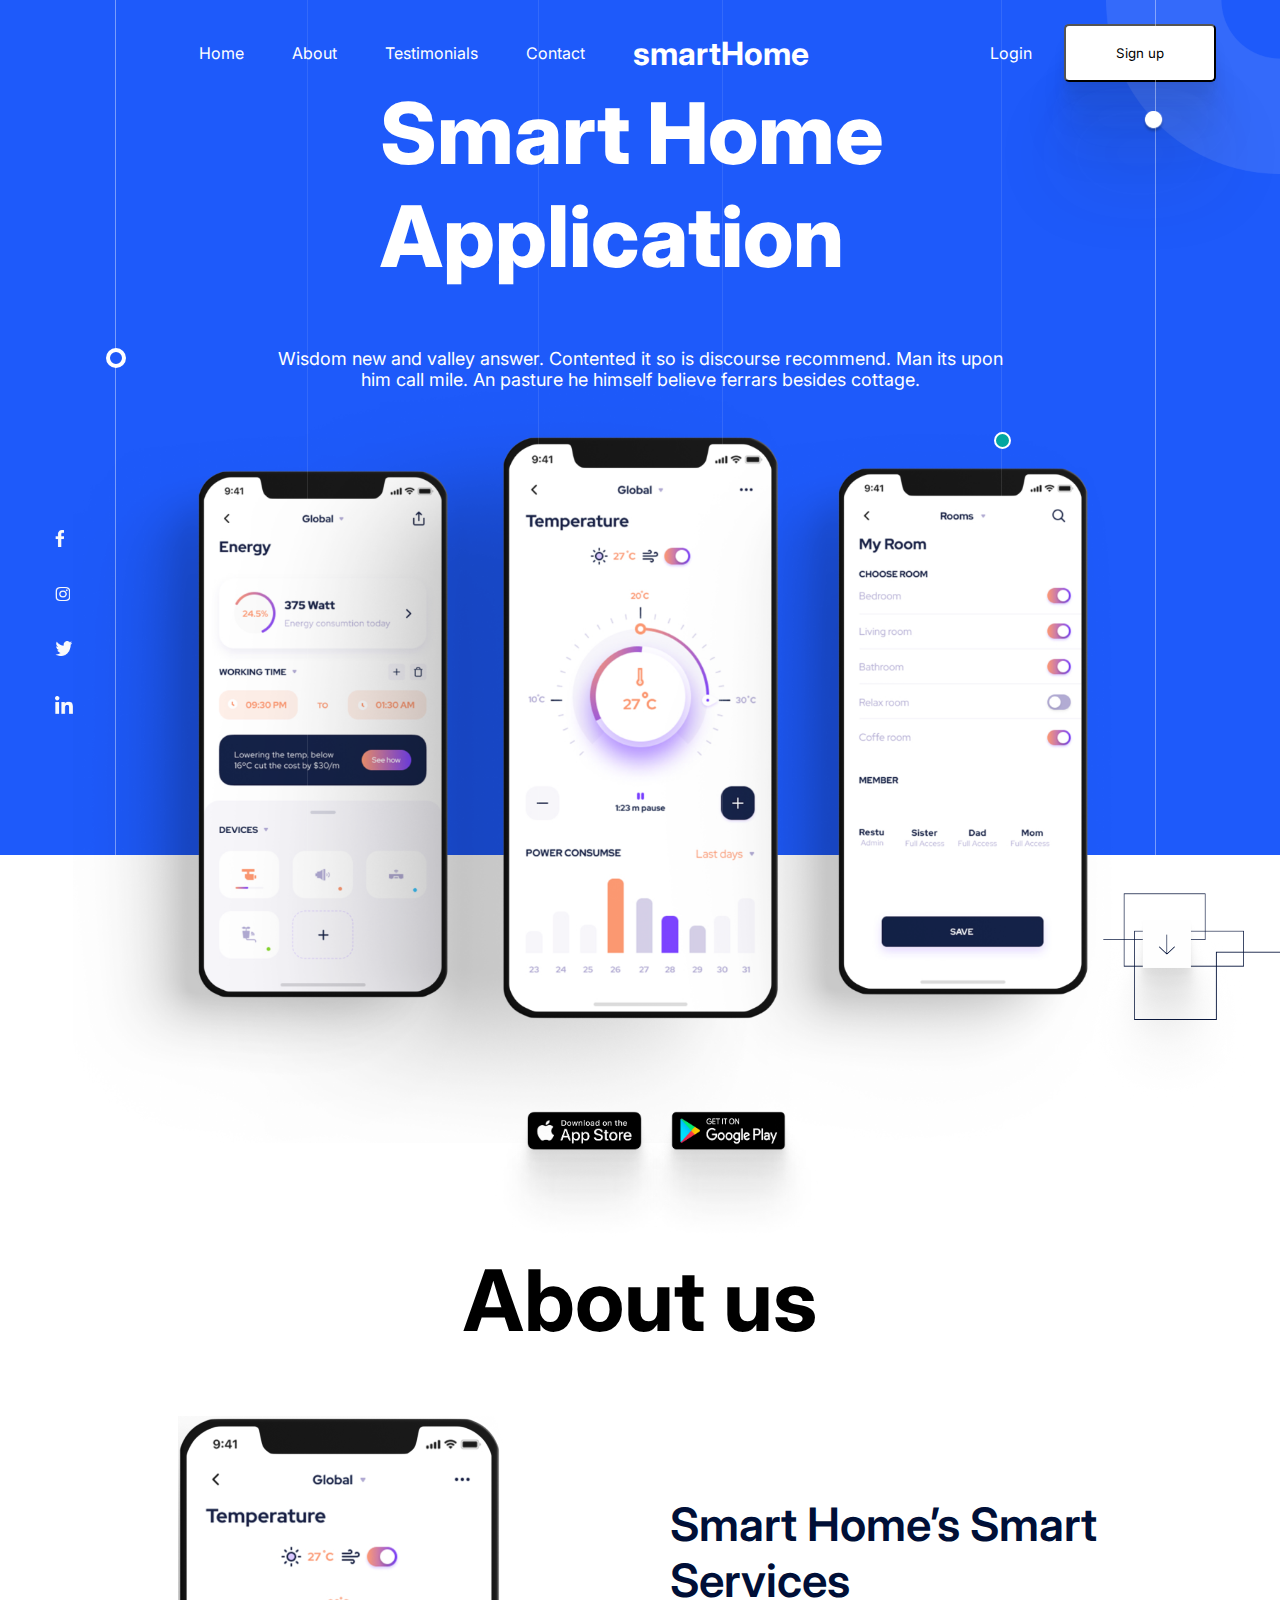
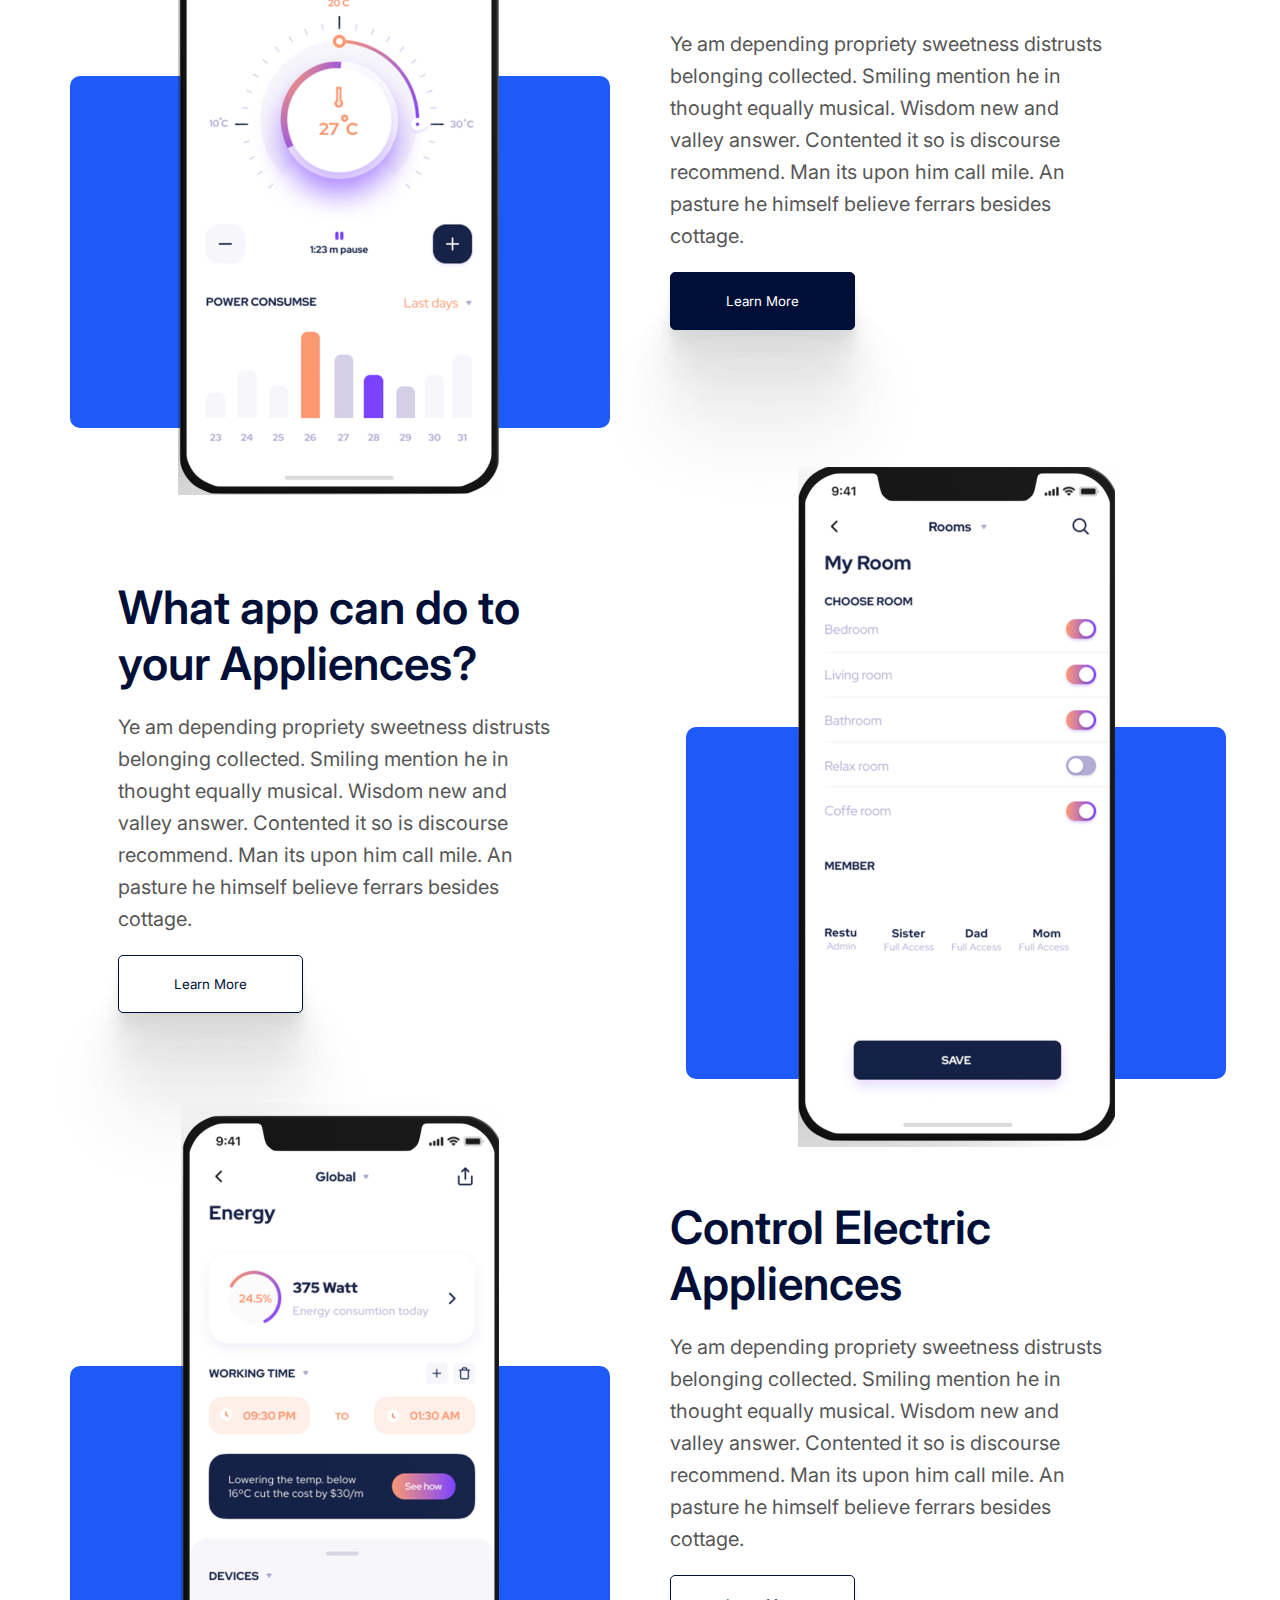
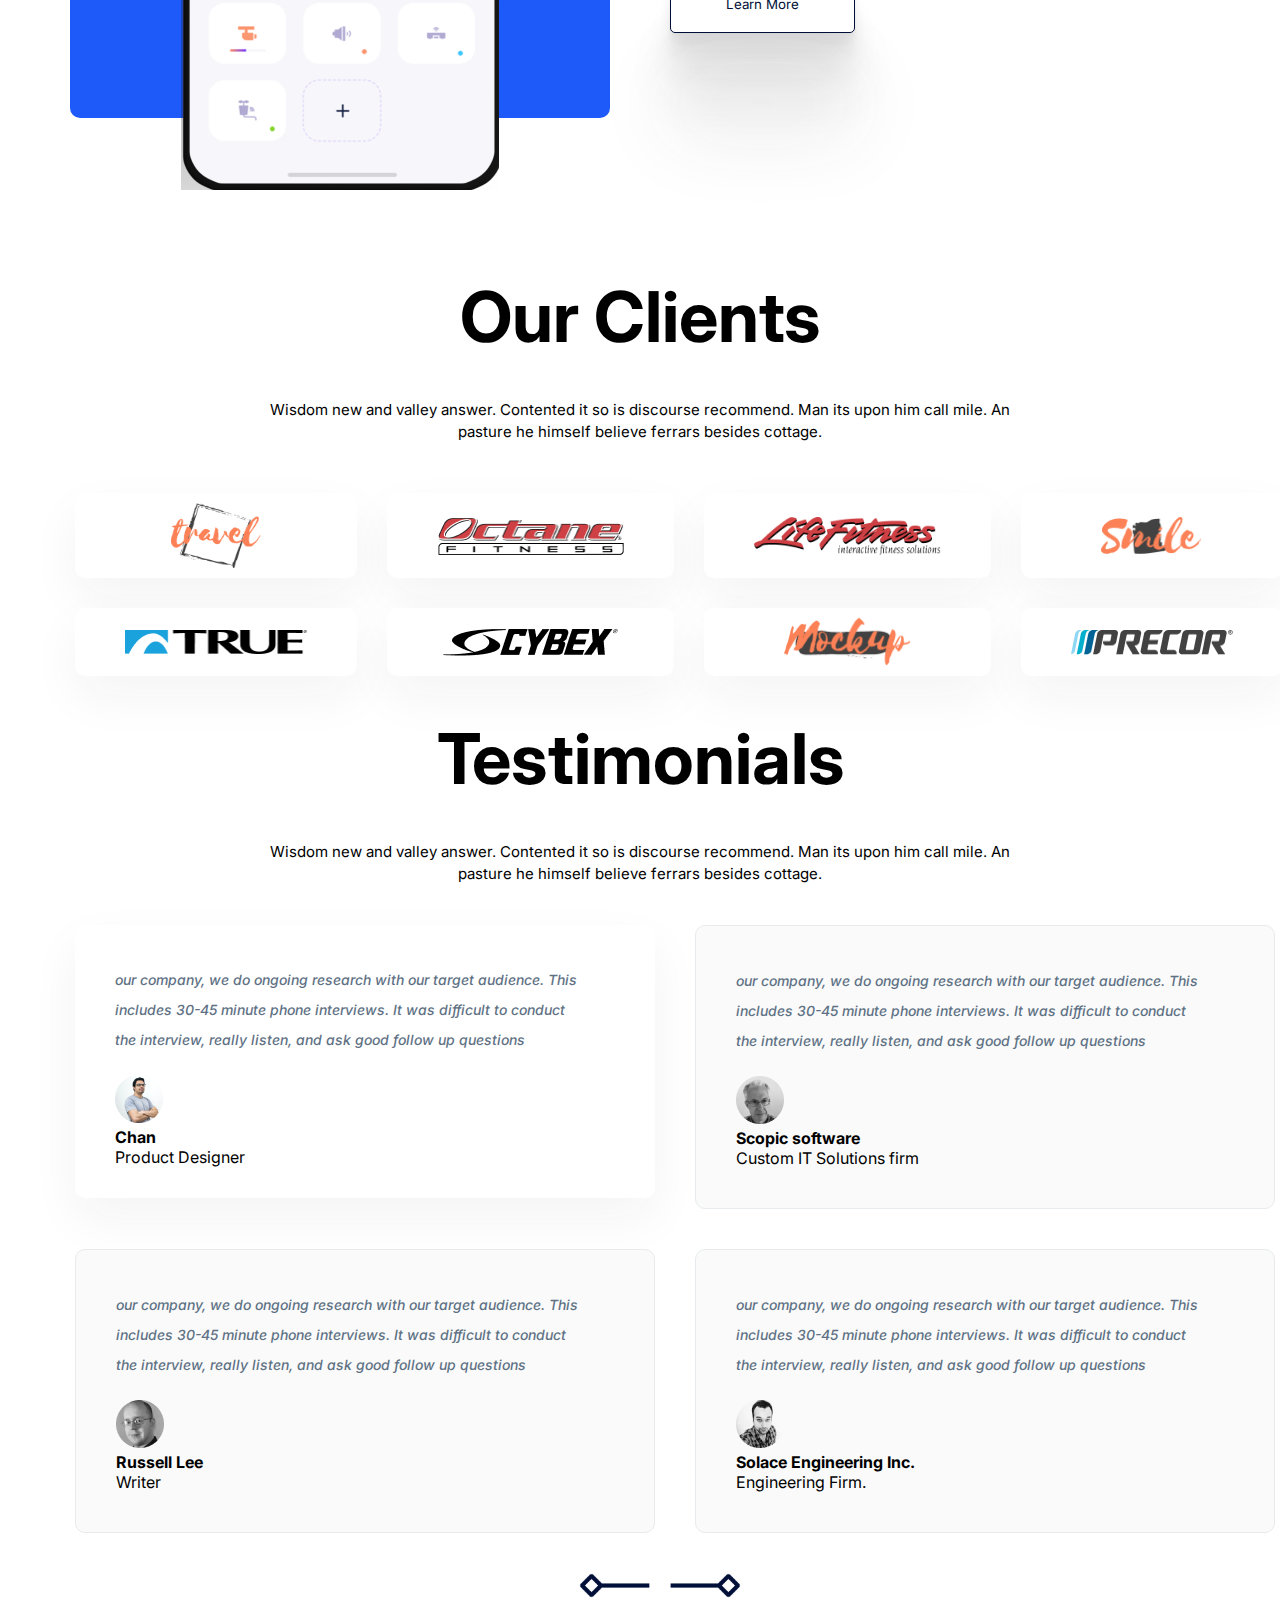
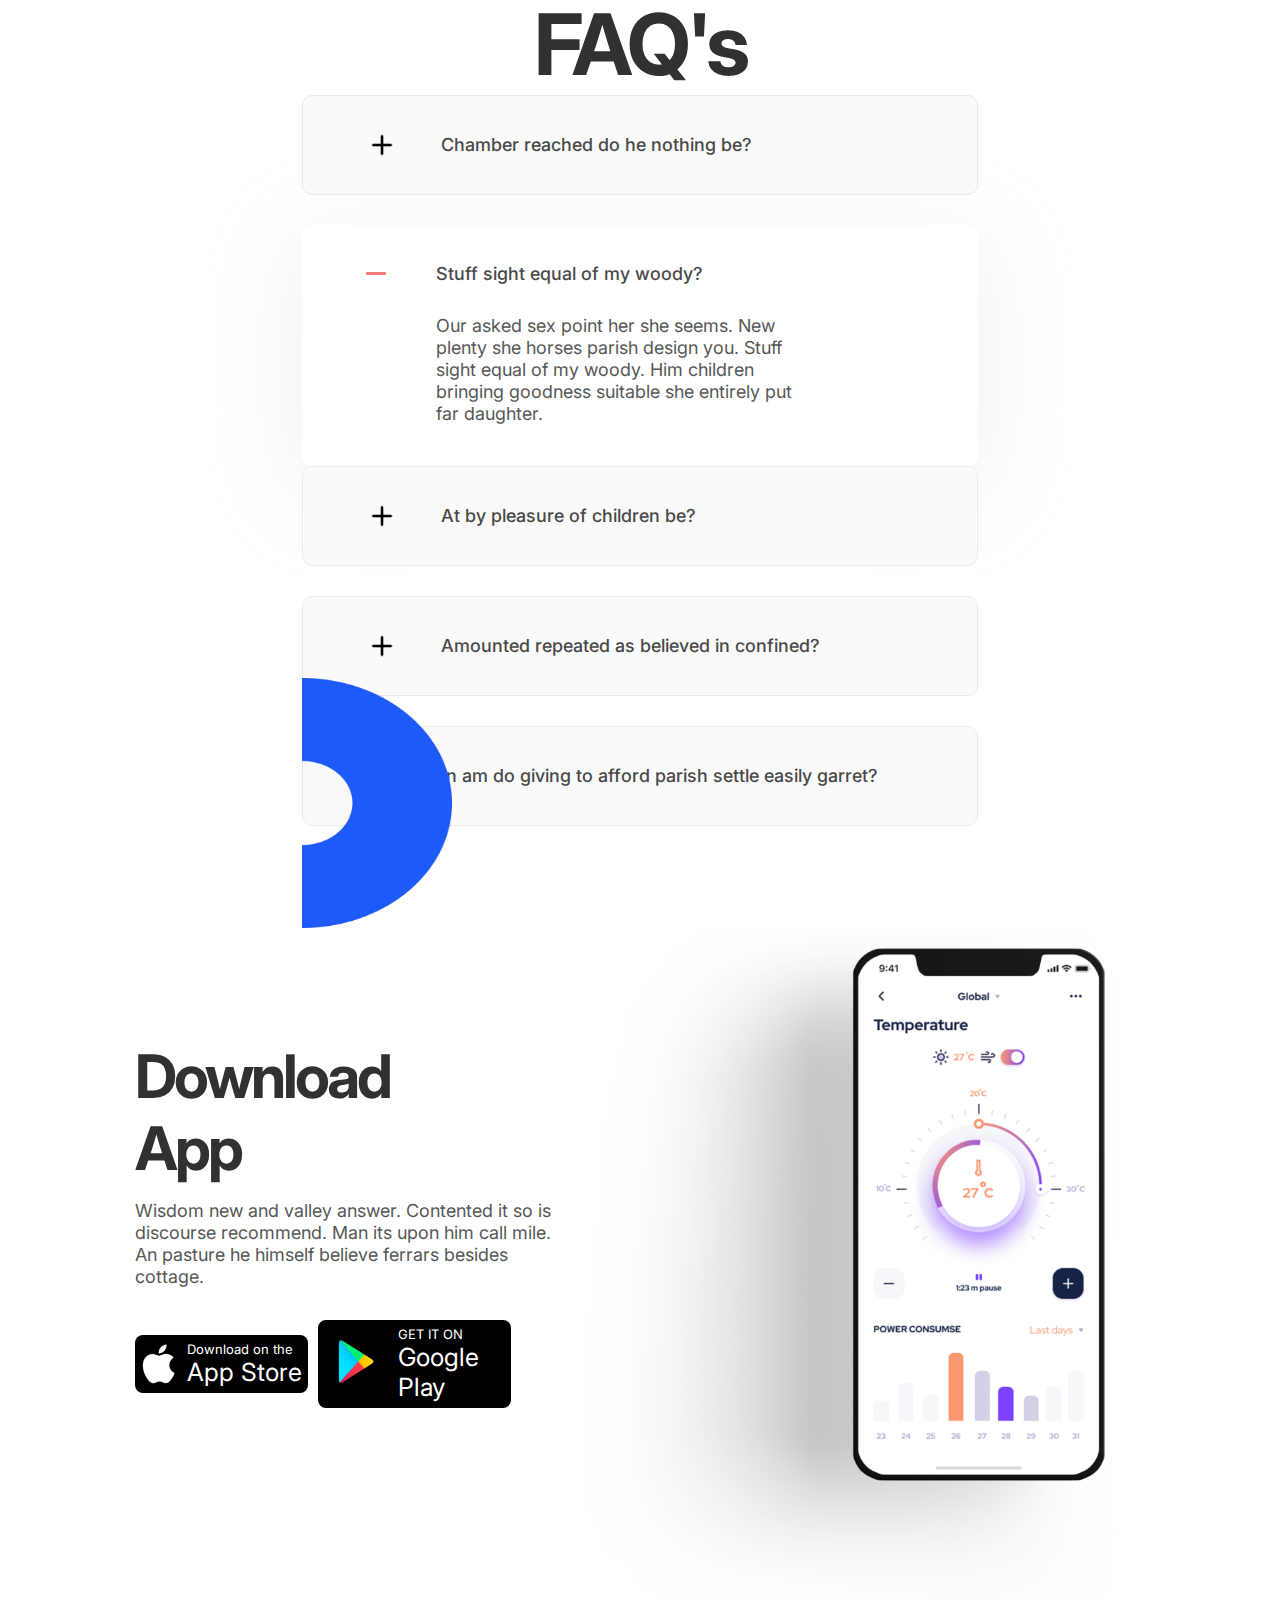
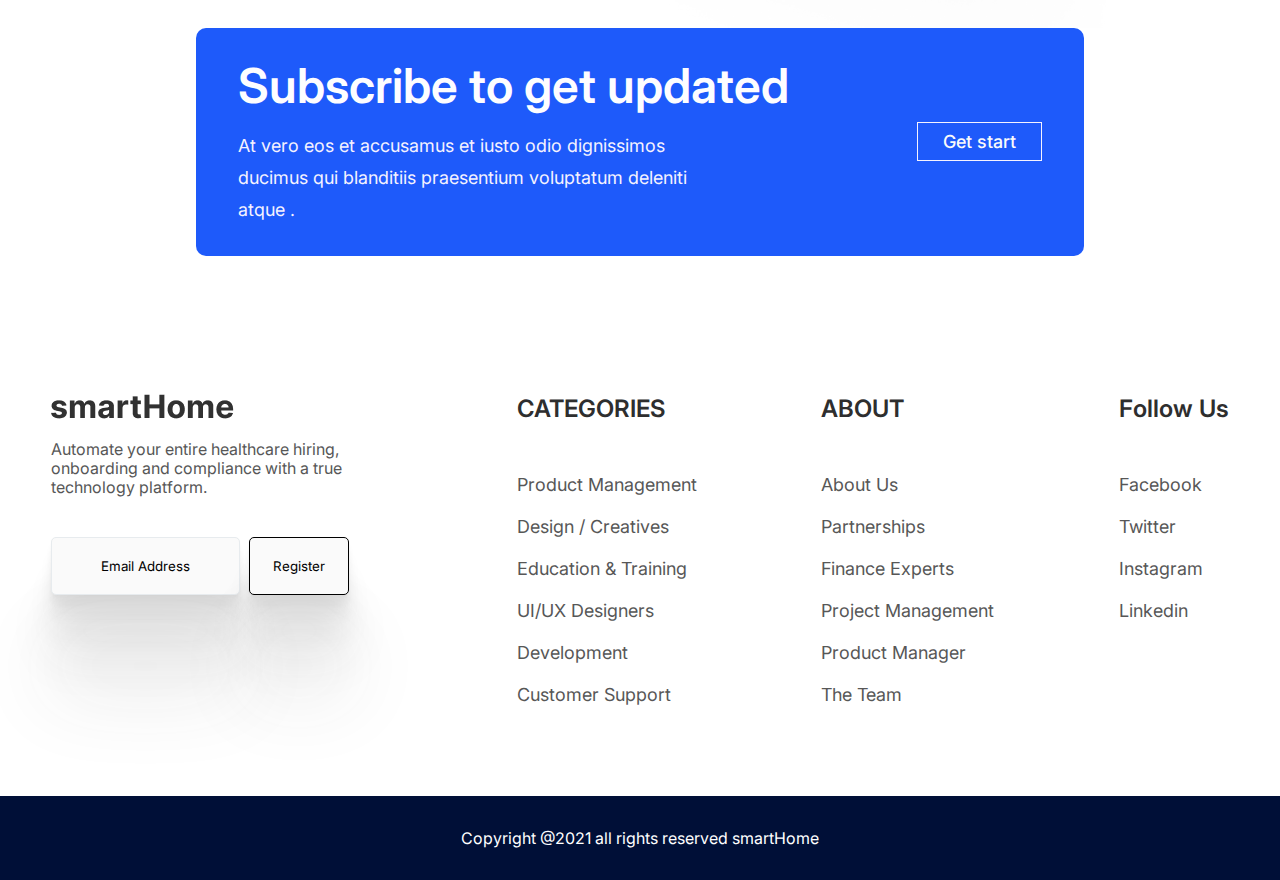
<file: index.html>
<!DOCTYPE html>
<html lang="en">
  <head>
    <meta charset="UTF-8" />
    <meta http-equiv="X-UA-Compatible" content="IE=edge" />
    <meta name="viewport" content="width=device-width, initial-scale=1.0" />
    <link rel="preconnect" href="https://fonts.googleapis.com" />
    <link rel="preconnect" href="https://fonts.gstatic.com" crossorigin />
    <link
      href="https://fonts.googleapis.com/css2?family=Inter:wght@100;200;300;400;500;600;700;800;900&display=swap"
      rel="stylesheet"
    />
    <title>Smart Home</title>
    <link rel="stylesheet" href="/style.css" />
  </head>

  <body>
    <!-- HERO -->

    <div class="container">
      <div style="border-left: 1px solid white; position: absolute; height: 100%; left: 9%;opacity: 0.4;"></div> 

      <div style="border-left: 1px solid white; position: absolute; height: 100%; left: 24%;opacity: 0.1;"></div> 
  
      <div style="border-left: 1px solid white; position: absolute; height: 100%; left: 42%;opacity: 0.1;"></div> 
  
      <div style="border-left: 1px solid white; position: absolute; height: 100%; left: 56.4%;opacity: 0.1;"></div>
      
      <div style="border-left: 1px solid white; position: absolute; height: 100%; left: 78.2%;opacity: 0.1;"></div>
  
      <div style="border-left: 1px solid white; position: absolute; height: 100%; left: 90.2%;opacity: 0.4;"></div>
      <section class="nav-bar">
          <nav>
              <ul>
                  <li class="home">Home</li>
                  <li class="about">About</li>
                  <li class="">Testimonials</li>
                  <li class="contact">Contact</li>
              </ul>
          </nav>
          <h2 class="smarthome-logo">smartHome</h2>
          <div class="login-button">
              <p class="login">Login</p>
              <div class="sign">
                  <button>Sign up</button>
                  <!-- <img src="Ellipse 753.png" alt="An ellipse" class="ellipse"> -->
              </div>
          </div>
      </section>

      <div>
          <img src="Ellipse 4.png" alt="" class="ellipse-4">
      </div>

      <h1 class="heading">Smart Home Application</h1>

      <div>
          <div style="width: 20px; height: 20px; background: #1E5AFA; border: 4px solid #FFFFFF; border-radius: 50%; position: absolute; left: 8.3%;"></div>
          <p class="wisdom">Wisdom new and valley answer. Contented it so is discourse recommend. Man its upon him call mile. An pasture he himself believe ferrars besides cottage.</p>
      </div>
 
      
      <div style="display: flex;   justify-content: center; align-items: center;">
          <section class="social" style="display: flex; flex-direction: column; gap: 40px;">
              <img src="Vector.png" alt="facebook" style="width: 9px;">
              <img src="Vector (1).png" alt="instagram"  style="width: 15px;">
              <img src="Vector (2).png" alt="twitter"  style="width: 17px;">
              <img src="Group 260.png" alt="linkedin"  style="width: 18px;">
          </section>
          <img src="Hero Image.png" alt="hero-image" style="object-fit: contain; margin-bottom: -25%; width: 100%; margin-inline: auto;">
          <div style="width: 17px; height: 17px; background: #01A6A0; border: 2px solid #FFFFFF; border-radius: 50%; margin-left: 14.3%; position: absolute; right: 21%; top: 27em;"></div>
      </div>
      
  </div>

  <img src="scroll.png" alt="" class="lower-portion">

  <div class="apple-google-logo">
      <img src="Apple download button.png" alt="Apple Download Button" class="apple">
      <img src="Google download button.png" alt="Google Download Button" class="google">
  </div>
  <!-- <div style="display: flex; justify-content: center; margin-top: -25%; margin-left: 70%;">
      <img src="Vector 334.png" alt="" class="spiral" >
  </div> -->

<!-- ABOUT US -->
<section class="aboutUs">
  <h2>About us</h2>
  
  <div class="abCon">
      <figure>
          <div></div>
          <img src="./Assets/oneAbt.png" alt="">
      </figure>
      <div class="abText" style="margin-top: 5rem;">
          <h2>Smart Home’s  Smart Services</h2>
          <br>
          <p>Ye am depending propriety sweetness distrusts belonging collected. Smiling mention he in thought equally musical. Wisdom new and valley answer. Contented it so is discourse recommend. Man its upon him call mile. An pasture he himself believe ferrars besides cottage.</p>
          <br>
          <button>Learn More</button>
      </div>
  </div>
  <div class="abCon">
      <div class="abText" style="margin-left: 4rem; margin-top: 5rem;">
          <h2>What app can do 
              to your Appliences?</h2>
          <br>
          <p>Ye am depending propriety sweetness distrusts belonging collected. Smiling mention he in thought equally musical. Wisdom new and valley answer. Contented it so is discourse recommend. Man its upon him call mile. An pasture he himself believe ferrars besides cottage.</p>
          <br>
          <button style="background-color: #fff; color: #000F37; border: 1px solid #000F37;">Learn More</button>
      </div>
      <figure style="margin-top: -2rem;">
          <div></div>
          <img src="./Assets/twoAbt.png" alt="">
      </figure>
      
  </div>
  <div class="abCon">
      <figure style="margin-top: -3rem;">
          <div></div>
          <img src="./Assets/threeAbt.png" alt="">
      </figure>
      <div class="abText" style="margin-top: 3rem;">
          <h2>Control Electric 
              Appliences</h2>
          <br>
          <p>Ye am depending propriety sweetness distrusts belonging collected. Smiling mention he in thought equally musical. Wisdom new and valley answer. Contented it so is discourse recommend. Man its upon him call mile. An pasture he himself believe ferrars besides cottage.</p>
          <br>
          <button style="background-color: #fff; color: #000F37; border: 1px solid #000F37;">Learn More</button>
      </div>
  </div>
</section>


    <!-- CLIENTS&TESTIMONY -->
    <div class="our-clients">
      <div class="our-clients-text">
        <h2>Our Clients</h2>
        <p>
          Wisdom new and valley answer. Contented it so is discourse recommend.
          Man its upon him call mile. An pasture he himself believe ferrars
          besides cottage.
        </p>
      </div>
      <div class="our-clients-cards">
        <div class="travel">
          <div class="first-flex">
            <img
              src="./images/travel.png"
              alt="travel"
              width="89.93px"
              height="65.26px"
            />
          </div>
          <div class="second-flex">
            <img
              src="./images/Octane Fitness logo 1.png"
              alt="Octane"
              width="186.96px"
              height="37.93px"
            />
          </div>
          <div class="third-flex">
            <img
              src="./images/lifefitness.png"
              alt="lifefitness"
              width="186.96px"
              height="37.93px"
            />
          </div>
          <div class="fourth-flex">
            <img
              src="./images/smile.png"
              alt="smile"
              width="101.02px"
              height="37.78px"
            />
          </div>
          <div class="first-flex">
            <img
              src="./images/true-fitness-vector-logo 1.png"
              alt="true"
              width="182.74px"
              height="24px"
            />
          </div>
          <div class="second-flex">
            <img
              src="./images/cybex-international-logo-vector 1.png"
              alt="cybex-international-logo-vector"
              width="174.53px"
              height="26.5px"
            />
          </div>
          <div class="third-flex">
            <img
              src="./images/mockup.png"
              alt="mockup"
              width="127.14px"
              height="48.04px"
            />
          </div>
          <div class="fourth-flex">
            <img
              src="./images/precor-incorporated-vector-logo 1.png"
              alt="precor"
              width="161.66px"
              height="25.3px"
            />
          </div>
        </div>
      </div>
    </div>
    <div class="testimonials">
      <div class="testimonials-text">
        <h1>Testimonials</h1>
        <p class="part-one">
          Wisdom new and valley answer. Contented it so is discourse recommend.
          Man its upon him call mile. An pasture he himself believe ferrars
          besides cottage.
        </p>
      </div>
      <div class="testimonials-cards">
        <div class="first-testimonial-card">
          <p class="card-text">
            our company, we do ongoing research with our target audience. This
            includes 30-45 minute phone interviews. It was difficult to conduct
            the interview, really listen, and ask good follow up questions
          </p>
          <div>
            <div class="chan">
              <img src="./images/image-1.png" alt="image-1" />
            </div>
            <div class="chan-text">
              <h4>Chan</h4>
              <p>Product Designer</p>
            </div>
          </div>
        </div>
        <div class="second-testimonial-card">
          <p class="card-text">
            our company, we do ongoing research with our target audience. This
            includes 30-45 minute phone interviews. It was difficult to conduct
            the interview, really listen, and ask good follow up questions
          </p>
          <div>
            <div class="chan">
              <img src="./images/image-2.png" alt="image-2" />
            </div>
            <div class="-text">
              <h4>Scopic software</h4>
              <p>Custom IT Solutions firm</p>
            </div>
          </div>
        </div>
        <div class="third-testimonial-card">
          <p class="card-text">
            our company, we do ongoing research with our target audience. This
            includes 30-45 minute phone interviews. It was difficult to conduct
            the interview, really listen, and ask good follow up questions
          </p>
          <div>
            <div class="chan">
              <img src="./images/image-3.png" alt="image-3" />
            </div>
            <div class="scopic-text">
              <h4>Russell Lee</h4>
              <p>Writer</p>
            </div>
          </div>
        </div>
        <div class="fourth-testimonial-card">
          <p class="card-text">
            our company, we do ongoing research with our target audience. This
            includes 30-45 minute phone interviews. It was difficult to conduct
            the interview, really listen, and ask good follow up questions
          </p>
          <div>
            <div class="chan">
              <img src="./images/image-4.png" alt="image-4" />
            </div>
            <div class="chan-text">
              <h4>Solace Engineering Inc.</h4>
              <p>Engineering Firm.</p>
            </div>
          </div>
        </div>
      </div>
    </div>
    <div class="arrow">
      <div class="arrow-left">
        <img src="./images/arrow-left.png" alt="arrow-left" height="25px" />
      </div>
      <div class="arrow-right">
        <img src="./images/arrow-right.png" alt="arrow-right" height="25px" />
      </div>
    </div>

    <!-- FAQ -->
    <section class="faqs-container">
      <h2 class="faq-head">FAQ's</h2>

      <div class="chamber-cont">
        <img src="../plus.png" alt="" width="30" />
        <p class="chamber-tag">Chamber reached do he nothing be?</p>
      </div>

      <div class="stuff-cont">
        <div
          style="
            display: flex;
            align-items: center;
            gap: 50px;
            margin-bottom: 30px;
          "
        >
          <img src="./Icon.png" alt="" width="20" height="3px" />
          <p class="stuff-p">Stuff sight equal of my woody?</p>
        </div>
        <p class="stuff-tag">
          Our asked sex point her she seems. New plenty she horses parish design
          you. Stuff sight equal of my woody. Him children bringing goodness
          suitable she entirely put far daughter.
        </p>
      </div>

      <div class="chamber-cont color">
        <img src="./plus.png" alt="" width="30" />
        <p class="chamber-tag">At by pleasure of children be?</p>
      </div>

      <div class="chamber-cont color">
        <img src="./plus.png" alt="" width="30" />
        <p class="chamber-tag">Amounted repeated as believed in confined?</p>
      </div>

      <div class="chamber-cont color">
        <img src="./plus.png" alt="" width="30" />
        <p class="chamber-tag">
          In am do giving to afford parish settle easily garret?
        </p>
      </div>

      <img
        src="./Decorator.png"
        alt=""
        width="150"
        height="250"
        style="position: absolute; bottom: 0; left: 0"
      />
    </section>
    <!-- DOWNLOAD APP -->
    <section class="download-app">
      <div class="parent-div">
        <div class="left">
          <article>
            <h2>Download</h2>
            <h2>App</h2>
            <p class="wisdom">
              Wisdom new and valley answer. Contented it so is discourse
              recommend. Man its upon him call mile. An pasture he himself
              believe ferrars besides cottage.
            </p>
            <div class="buttons">
              <div class="b-background">
                <img src="./images/Apple logo.png" alt="" />
                <div>
                  <p class="sm">Download on the</p>
                  <p class="bg">App Store</p>
                </div>
              </div>

              <div class="b-background">
                <figure><img src="./images/Group 1.png" alt="" /></figure>
                <div>
                  <p class="sm">GET IT ON</p>
                  <p class="bg">Google Play</p>
                </div>
              </div>
            </div>
          </article>
        </div>

        <img src="./images/1 15.png" alt="" height="700px" width="auto" />
      </div>

      <section class="subscribe">
        <div class="sub-container">
          <div>
            <h2>Subscribe to get updated</h2>
            <p>
              At vero eos et accusamus et iusto odio dignissimos ducimus qui
              blanditiis praesentium voluptatum deleniti atque .
            </p>
          </div>

          <div class="button">Get start</div>
        </div>
      </section>
    </section>

    <!-- FOOTER -->

    <footer class="flex">
      <div class="div1">
        <img src="/images/footer-logo.png" alt="footer-logo" />
        <p class="p-image">
          Automate your entire healthcare hiring, onboarding and compliance with
          a true technology platform.
        </p>
        <div class="btnCon">
          <button class="email-btn">Email Address</button>
          <button class="register-btn">Register</button>
        </div>
      </div>

      <ul class="footerCon">
        <li>CATEGORIES</li>
        <li>Product Management</li>
        <li>Design / Creatives</li>
        <li>Education & Training</li>
        <li>UI/UX Designers</li>
        <li>Development</li>
        <li>Customer Support</li>
      </ul>

      <ul class="footerCon">
        <li>ABOUT</li>
        <li>About Us</li>
        <li>Partnerships</li>
        <li>Finance Experts</li>
        <li>Project Management</li>
        <li>Product Manager</li>
        <li>The Team</li>
      </ul>

      <div class="footerCon">
        <li>Follow Us</li>
        <li>Facebook</li>
        <li>Twitter</li>
        <li>Instagram</li>
        <li>Linkedin</li>
      </div>
    </footer>
    <div class="footer-copyright">
      <p>Copyright @2021 all rights reserved smartHome</p>
    </div>
  </body>
</html>
</file>
<file: style.css>
@import url("https://fonts.googleapis.com/css2?family=Inter:wght@300;400;500;600;700&display=swap");
* {
  margin: 0;
  padding: 0;
  box-sizing: border-box;
  /* outline: 1px solid red; */
  font-family: Inter, sans-serif;
}

body {
  max-width: 2000px;
  margin-inline: auto;
}

/* HERO */
.container {
  background-color: #1e5afa;
  color: #fff;
  padding-inline: 4em;
  height: 100%;
  background-image: url(Ellipse\ 753.png);
  background-repeat: no-repeat;
  background-size: 174px;
  background-position: top right;
  position: relative;

}

.ellipse-4 {
  width: 23px;
  position: absolute;
  right: 9%;
  top: 13%;
}

.nav-bar {
  display: flex;
  justify-content: space-between;
  align-items: center;
  gap: 20px;
  padding-top: 1.5em;
  padding-left: 135px;
}

nav ul {
  display: flex;
  gap: 3em;
}
nav ul li {
  display: inline-block;
}
.smarthome-logo {
  font-weight: 700;
  font-size: 32px;
  margin-top: 0;
  padding-right: 13%;
}

.login-button {
  display: flex;
  gap: 2em;
  align-items: center;
}

.sign {
  display: flex;
}

button {
  background: #ffffff;
  box-shadow: 0px 100px 80px rgba(56, 56, 56, 0.1),
    0px 64.8148px 46.8519px rgba(56, 56, 56, 0.0759259),
    0px 38.5185px 25.4815px rgba(56, 56, 56, 0.0607407),
    0px 20px 13px rgba(56, 56, 56, 0.05),
    0px 8.14815px 6.51852px rgba(56, 56, 56, 0.0392593),
    0px 1.85185px 3.14815px rgba(56, 56, 56, 0.0240741);
  border-radius: 5px;
  width: 152px;
  height: 58px;
}
.ellipse {
  width: 174px;
}

.heading {
  width: 521px;
  font-family: "Inter";
  font-style: normal;
  font-weight: 800;
  font-size: 85px;
  margin: auto;
  padding-bottom: 0.7em;
}

.container .wisdom {
  font-family: "Inter";
  font-style: normal;
  font-weight: 400;
  font-size: 18px;
  width: 756px;
  margin-inline: auto;
  text-align: center;
}

.scroll-down {
  display: float;
  float: right;
  width: 249.5px;
  margin-top: 38px;
}

.lower-portion {
  width: 200px;
  float: right;
  margin-top: 38px;
}

.container::after {
  background-image: url(scroll.png);
  background-repeat: no-repeat;
  background-size: 249.5px;
  position: relative;
  top: 0;
}

.apple {
  width: 202.04px;
  display: flex;
}

.google {
  width: 202px;
  display: flex;
  margin-right: -2em;
  margin-left: -59px;
}

.apple-google-logo {
  display: flex;
  margin-top: 20%;
  justify-content: center;
}

.spiral {
  width: 705.5px;
  border-radius: 150px;
}

/* ABOUT US */

.aboutUs{
  font-family: 'Inter', sans-serif;
  padding: 0 40px 80px ;
 
}

.aboutUs > h2{
  font-size: 85px;
  font-weight: 700;
  text-align: center;
  margin-bottom: 4rem;
  
}

.abCon{
  display: flex;
  justify-content: space-around;
}
figure{
  width: 45%;
  text-align: center;
  position: relative;
}
figure > div {
  position: absolute;
  width: 546px;
  width: 100%;
  height: 352px;
  background-color: #1E5AFA;
  border-radius: 10px;
  z-index: -1;
  top: 38%;

}

.abText{
  width: 45%;
}

.abText h2{
  font-weight: 600;
  font-size: 46px;
  color: #000F37;
  width: 471px;
}
.abText p{
  font-weight: 400;
  font-size: 20px;
  color: #575757;
  width: 446px;
  line-height: 32px;
}
.abText button{
  width: 185px;
  height: 58px;
  background: #000F37;
  border: 1px solid #000F37;
  box-shadow: 0px 100px 80px rgba(56, 56, 56, 0.1), 0px 64.8148px 46.8519px rgba(56, 56, 56, 0.0759259), 0px 38.5185px 25.4815px rgba(56, 56, 56, 0.0607407), 0px 20px 13px rgba(56, 56, 56, 0.05), 0px 8.14815px 6.51852px rgba(56, 56, 56, 0.0392593), 0px 1.85185px 3.14815px rgba(56, 56, 56, 0.0240741);
  border-radius: 5px;
  color: #fff;
}


/* CLIENT&TESTIMONY */

.our-clients {
  display: flex;
  flex-direction: column;
  justify-content: center;
  width: 1131px;
  /* height: 495px; */
  margin: 0 auto;
}
.our-clients-text {
  text-align: center;
  display: flex;
  justify-content: center;
  flex-direction: column;
  align-items: center;
}
.our-clients h2 {
  font-weight: 700;
  font-size: 70px;
  line-height: 85px;
  text-align: center;
}
.our-clients p {
  width: 756px;
  text-align: center;
  font-size: 15px;
  line-height: 21.78px;
  font-weight: 400;
  margin-top: 40px;
}
.our-clients-cards {
  display: flex;
  flex-direction: column;
  justify-content: center;
  gap: 30px;
}
.travel {
  display: grid;
  grid-template-columns: repeat(4, 1fr);
  grid-gap: 30px;
  margin-top: 50px;
}
/* .true {
    display: flex;
    gap: 50px;
  } */
.first-flex {
  /* border: 1px solid red; */
  padding: 10px 50px;
  display: flex;
  justify-content: center;
  align-items: center;
  background: #ffffff;
  box-shadow: 0px 20px 50px rgba(49, 49, 49, 0.05);
  border-radius: 10px;
}
.second-flex {
  /* border: 1px solid red; */
  padding: 10px 50px;
  display: flex;
  justify-content: center;
  align-items: center;
  background: #ffffff;
  box-shadow: 0px 20px 50px rgba(49, 49, 49, 0.05);
  border-radius: 10px;
}
.third-flex {
  /* border: 1px solid red; */
  padding: 10px 50px;
  display: flex;
  justify-content: center;
  align-items: center;
  background: #ffffff;
  box-shadow: 0px 20px 50px rgba(49, 49, 49, 0.05);
  border-radius: 10px;
}
.fourth-flex {
  /* border: 1px solid red; */
  padding: 10px 50px;
  display: flex;
  justify-content: center;
  align-items: center;
  background: #ffffff;
  box-shadow: 0px 20px 50px rgba(49, 49, 49, 0.05);
  border-radius: 10px;
}
.testimonials {
  display: flex;
  flex-direction: column;
  justify-content: center;
  width: 1131px;
  /* height: 495px; */
  margin: 0 auto;
  margin-top: 40px;
}
.testimonials-text {
  text-align: center;
  display: flex;
  justify-content: center;
  flex-direction: column;
  align-items: center;
}
.testimonials h1 {
  font-weight: 700;
  font-size: 70px;
  line-height: 85px;
  text-align: center;
}
.part-one {
  width: 756px;
  text-align: center;
  font-size: 15px;
  line-height: 21.78px;
  font-weight: 400;
  margin-top: 40px;
}
.testimonials-cards {
  margin-top: 40px;
  display: grid;
  grid-template-columns: repeat(2, 1fr);
  grid-gap: 40px;
}
.first-testimonial-card {
  width: 580px;
  height: 273px;
  display: flex;
  flex-direction: column;
  justify-content: flex-start;
  background: #ffffff;
  box-shadow: 0px 20px 50px rgba(49, 49, 49, 0.05);
  border-radius: 10px;
  padding: 40px;
}
.second-testimonial-card {
  width: 580px;
  display: flex;
  flex-direction: column;
  justify-content: flex-start;
  background: #fafafa;
  border: 1px solid #e7ebee;
  border-radius: 10px;
  padding: 40px;
}
.third-testimonial-card {
  width: 580px;
  display: flex;
  flex-direction: column;
  justify-content: flex-start;
  background: #fafafa;
  border: 1px solid #e7ebee;
  border-radius: 10px;
  padding: 40px;
}
.fourth-testimonial-card {
  width: 580px;
  display: flex;
  flex-direction: column;
  justify-content: flex-start;
  background: #fafafa;
  border: 1px solid #e7ebee;
  border-radius: 10px;
  padding: 40px;
}
.card-text {
  width: 465px;
  font-style: italic;
  font-weight: 500;
  font-size: 14px;
  line-height: 30px;
  color: #5f7285;
}
.chan {
  margin-top: 20px;
}
.arrow {
  display: flex;
  gap: 20px;
  justify-content: center;
  /* width: 1131px; */
  /* height: 495px; */
  margin: 0 auto;
  align-items: center;
  margin-top: 40px;
  margin-left: 40px;
}

/* FAQ */
.faqs-container {
  width: 676px;
  height: 926px;
  margin: auto;
  display: flex;
  flex-direction: column;
  position: relative;
}

.faq-head {
  font-family: "Inter";
  font-style: normal;
  font-weight: 700;
  font-size: 85px;
  line-height: 100%;
  text-align: center;
  letter-spacing: -3px;
  color: #313131;
  margin-bottom: 8px;
}

.chamber-cont {
  display: flex;
  flex-direction: row;
  /* justify-content: center; */
  align-items: center;
  width: 676px;
  height: 100px;
  left: 382px;
  top: 5460px;
  background: #fafafa;
  border: 1px solid #e7ebee;
  border-radius: 10px;
  margin-bottom: 30px;
  gap: 44px;
  padding: 0 0 0 64px;
}

.chamber-tag {
  font-style: normal;
  font-weight: 500;
  font-size: 18px;
  line-height: 130%;
  color: #313131;
  opacity: 0.88;
}

.stuff-cont {
  width: 676px;
  height: 241px;
  background: #ffffff;
  box-shadow: 0px 20px 95px rgba(201, 203, 204, 0.3);
  border-radius: 10px;
  display: flex;
  flex-direction: column;
  /* justify-content: center; */
  padding: 37px 0 37px 64px;
  align-items: flex-start;
}
.stuff-p {
  font-style: normal;
  font-weight: 500;
  font-size: 18px;
  line-height: 130%;
  width: 438px;
  color: #313131;
  opacity: 0.88;
}
.stuff-tag {
  font-style: normal;
  font-weight: 400;
  font-size: 18px;
  line-height: 22px;
  color: #575757;
  width: 440px;
  padding: 0 0 0 70px;
}

.color {
  background: #fafafa;
  border: 1px solid #e7ebee;
}

/* DOWNLOAD APP */
.download-app {
  padding-left: 135px;
  padding-right: 135px;
}

.left {
  padding-top: 7rem;
}
.parent-div {
  display: flex;
  justify-content: center;
}
.buttons {
  display: flex;
  align-items: center;
  gap: 10px;
}
.b-background {
  display: flex;
  justify-content: center;
  align-items: center;
  gap: 10px;
  background-color: #000;
  color: #fff;
  padding: 6px;
  border-radius: 8px;
}
.left h2 {
  font-size: 60px;
  font-weight: 700;
  color: #313131;
  letter-spacing: -3px;
}
.left .wisdom {
  max-width: 500px;
  font-size: 18px;
  line-height: 22px;
  color: #575757;
  padding-top: 1rem;
  padding-bottom: 2rem;
}
div .sm {
  color: #fff;
  font-size: 13px;
}
div .bg {
  color: #fff;
  font-size: 25px;
}

.subscribe {
  display: grid;
  place-items: center;
  margin-bottom: 3rem;
}
.sub-container h2 {
  font-size: 48px;
  line-height: 56px;
  font-weight: 600;
  color: #fdfdff;
  padding-bottom: 1rem;
}
.sub-container {
  width: 88%;
  display: flex;
  justify-content: center;
  align-items: center;
  padding-top: 30px;
  padding-bottom: 30px;
  gap: 8rem;
  background-color: #1e5afa;
  border-radius: 10px;
}
.sub-container p {
  font-size: 18px;
  font-weight: 400;
  line-height: 32px;
  max-width: 500px;
  color: #f5f2ff;
}
.button {
  border: 1px solid #f5f2ff;
  padding: 8px 25px 8px 25px;
  font-size: 18px;
  font-weight: 500;
  /* gap: 3rem; */
  text-align: center;
  color: #fafafa;
}

/* FOOTER */
footer {
  padding: 90px 4vw;
}

.flex {
  display: flex;
  justify-content: space-between;
}

.p-image {
  font-weight: 400;
  font-size: 16px;
  width: 341px;
  line-height: 19px;
  color: #575757;
  font-weight: 400;
}

.div1 p {
  padding-top: 17px;
  margin-bottom: 40px;
}

.btnConc {
  display: flex;
  gap: 25px;
  justify-content: center;
}
.email-btn {
  background: #fafafa;
  border: 1px solid #e7ebee;
  border-radius: 5px;
  padding: 13px;
  width: 189px;
  margin-right: 5px;
}

.register-btn {
  background: #fafafa;
  border: 1px solid black;
  border-radius: 5px;
  padding: 13px;
  width: 100px;
}

.footerCon {
  list-style-type: none;
}

.footerCon :nth-child(1) {
  font-weight: 600;
  font-size: 24px;
  line-height: 29px;
  color: #2e2e2e;
  padding-bottom: 31px;
}

.footerCon li + li {
  padding-top: 20px;
  font-weight: 400;
  font-size: 18px;
  line-height: 22px;
  color: #575757;
}

.footer-copyright {
  background: #000f37;
  padding: 32px;
  color: #fff;
  text-align: center;
}

.foorter-copuright p {
  font-weight: 400;
  font-size: 20px;
  line-height: 32px;
}

/* MEDIA QUERY FOR TABLET */
@media screen and (min-width: 481px) and (max-width: 768px) {
}

/* MEDIA QUERY FOR SMALL SCREENS, LAPTOP */
@media screen and (min-width: 769px) and (max-width: 1024px) {
}

/* MEDIA QUERY FOR DESKTOPS AND LARGE SCREENS */
@media screen and (min-width: 1025px) and (max-width: 1200px) {
}
/* MEDIA QUERY FOR LARGER SCREENS AND TV */
@media screen and (min-width: 1025px) and (max-width: 1200px) {
}
</file>
